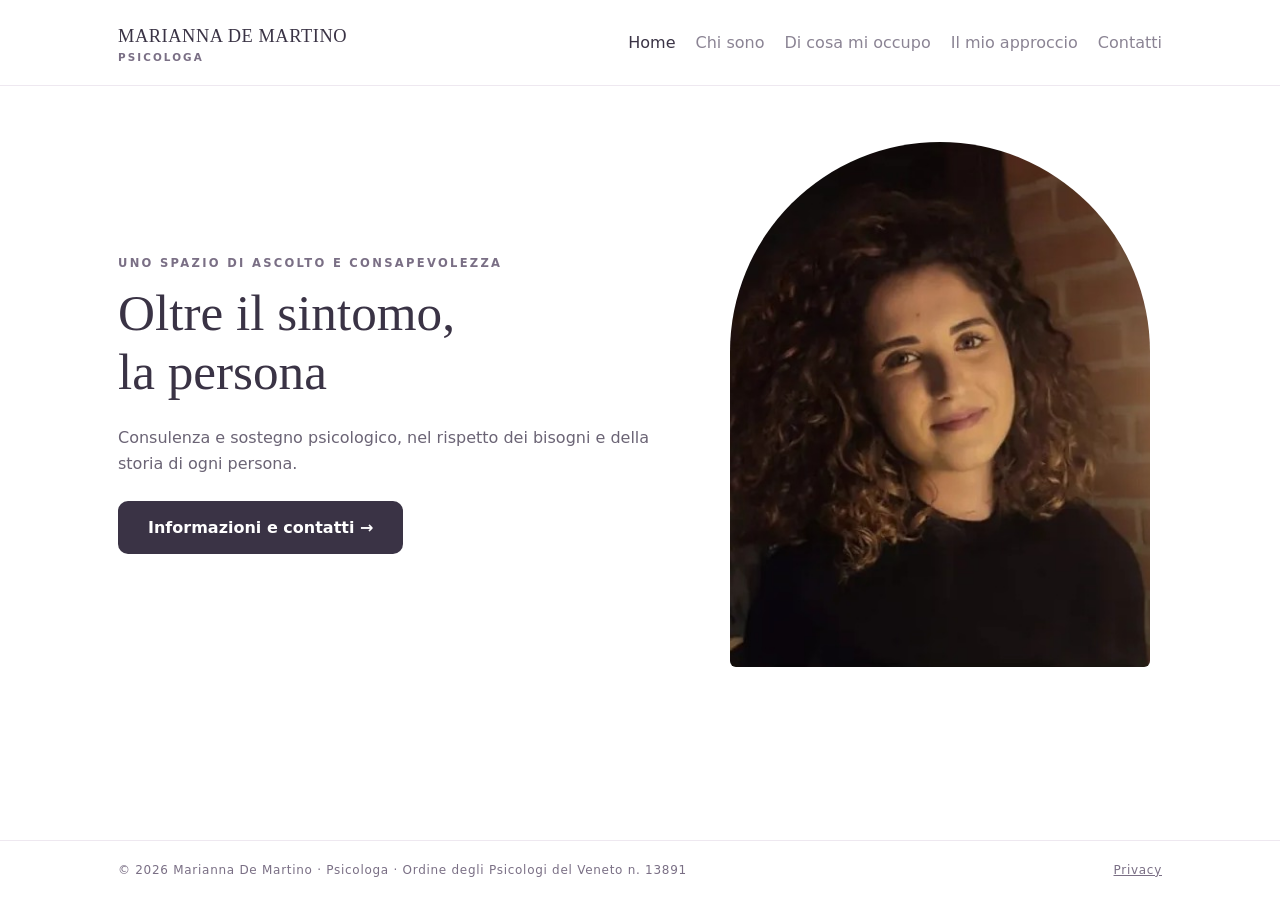
<file: index.html>
<!doctype html><html lang="it"><head><meta charset="utf-8"><meta name="viewport" content="width=device-width,initial-scale=1"><title>Home · Marianna De Martino, Psicologa a Padova</title><meta name="description" content="Marianna De Martino, psicologa a Padova. Consulenza e sostegno psicologico per preadolescenti, adolescenti e giovani adulti, in presenza e online."><link rel="stylesheet" href="style.css"></head><body><header><div class="w"><a class="logo" href="index.html">Marianna De Martino<small>PSICOLOGA</small></a><nav><a href="index.html" class=on>Home</a><a href="chi-sono.html">Chi sono</a><a href="di-cosa-mi-occupo.html">Di cosa mi occupo</a><a href="il-mio-approccio.html">Il mio approccio</a><a href="contatti.html">Contatti</a></nav></div></header><main><div class="w"><div class="g"><div><p class="k">Uno spazio di ascolto e consapevolezza</p><h1>Oltre il sintomo,<br>la persona</h1><p>Consulenza e sostegno psicologico, nel rispetto dei bisogni e della storia di ogni persona.</p><a class="btn" href="contatti.html">Informazioni e contatti →</a></div><img class="arch" src="marianna.jpg" alt="Marianna De Martino, psicologa"></div></div></main><footer><div class="w"><span>© 2026 Marianna De Martino · Psicologa · Ordine degli Psicologi del Veneto n. 13891</span><a href="privacy.html">Privacy</a></div></footer></body></html>
</file>
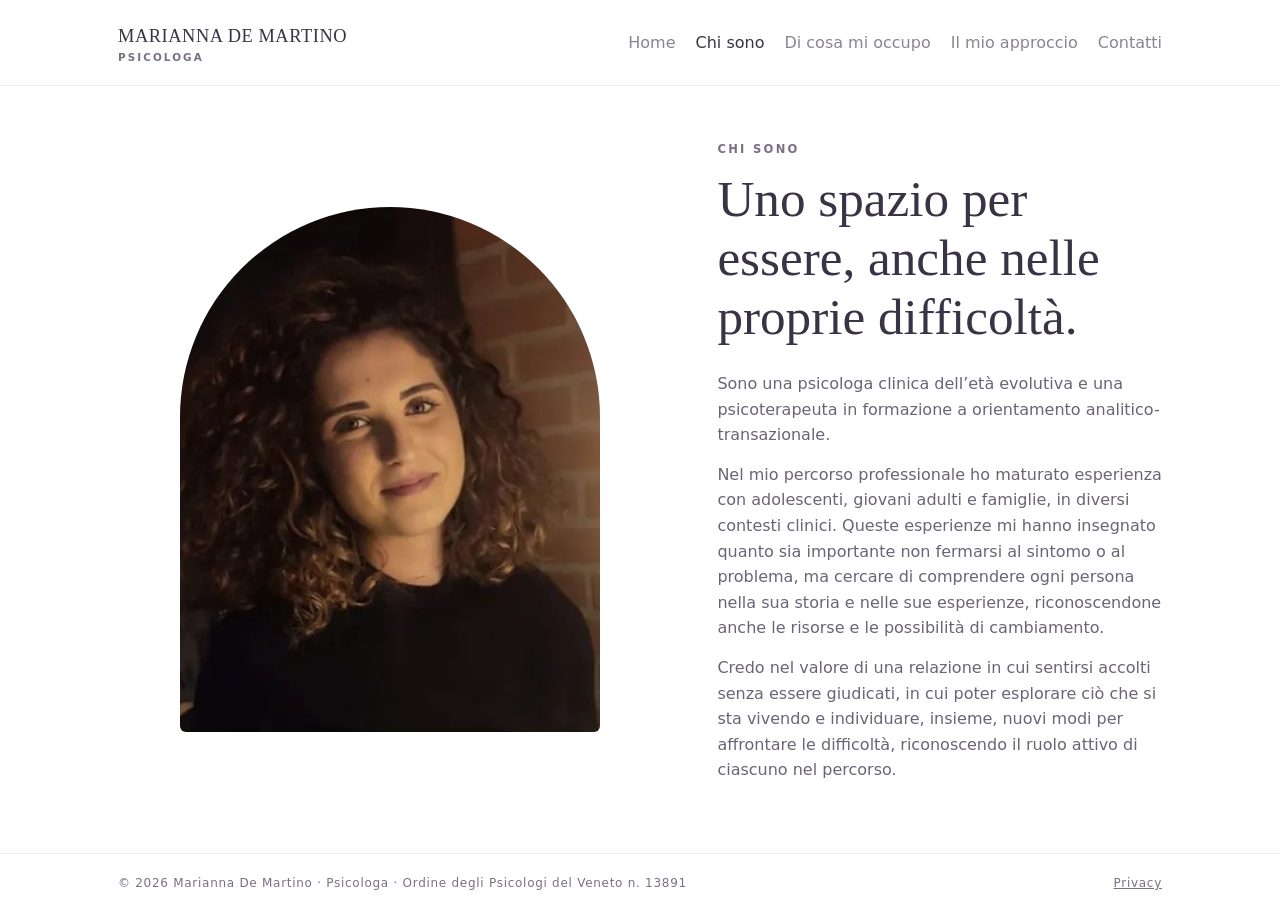
<file: chi-sono.html>
<!doctype html><html lang="it"><head><meta charset="utf-8"><meta name="viewport" content="width=device-width,initial-scale=1"><title>Chi sono · Marianna De Martino, Psicologa a Padova</title><meta name="description" content="Marianna De Martino, psicologa a Padova. Consulenza e sostegno psicologico per preadolescenti, adolescenti e giovani adulti, in presenza e online."><link rel="stylesheet" href="style.css"></head><body><header><div class="w"><a class="logo" href="index.html">Marianna De Martino<small>PSICOLOGA</small></a><nav><a href="index.html">Home</a><a href="chi-sono.html" class=on>Chi sono</a><a href="di-cosa-mi-occupo.html">Di cosa mi occupo</a><a href="il-mio-approccio.html">Il mio approccio</a><a href="contatti.html">Contatti</a></nav></div></header><main><div class="w"><div class="g"><img class="arch" src="marianna.jpg" alt="Marianna De Martino"><div><p class="k">Chi sono</p><h1>Uno spazio per essere, anche nelle proprie difficoltà.</h1><p>Sono una psicologa clinica dell’età evolutiva e una psicoterapeuta in formazione a orientamento analitico-transazionale.</p><p>Nel mio percorso professionale ho maturato esperienza con adolescenti, giovani adulti e famiglie, in diversi contesti clinici. Queste esperienze mi hanno insegnato quanto sia importante non fermarsi al sintomo o al problema, ma cercare di comprendere ogni persona nella sua storia e nelle sue esperienze, riconoscendone anche le risorse e le possibilità di cambiamento.</p><p>Credo nel valore di una relazione in cui sentirsi accolti senza essere giudicati, in cui poter esplorare ciò che si sta vivendo e individuare, insieme, nuovi modi per affrontare le difficoltà, riconoscendo il ruolo attivo di ciascuno nel percorso.</p></div></div></div></main><footer><div class="w"><span>© 2026 Marianna De Martino · Psicologa · Ordine degli Psicologi del Veneto n. 13891</span><a href="privacy.html">Privacy</a></div></footer></body></html>
</file>
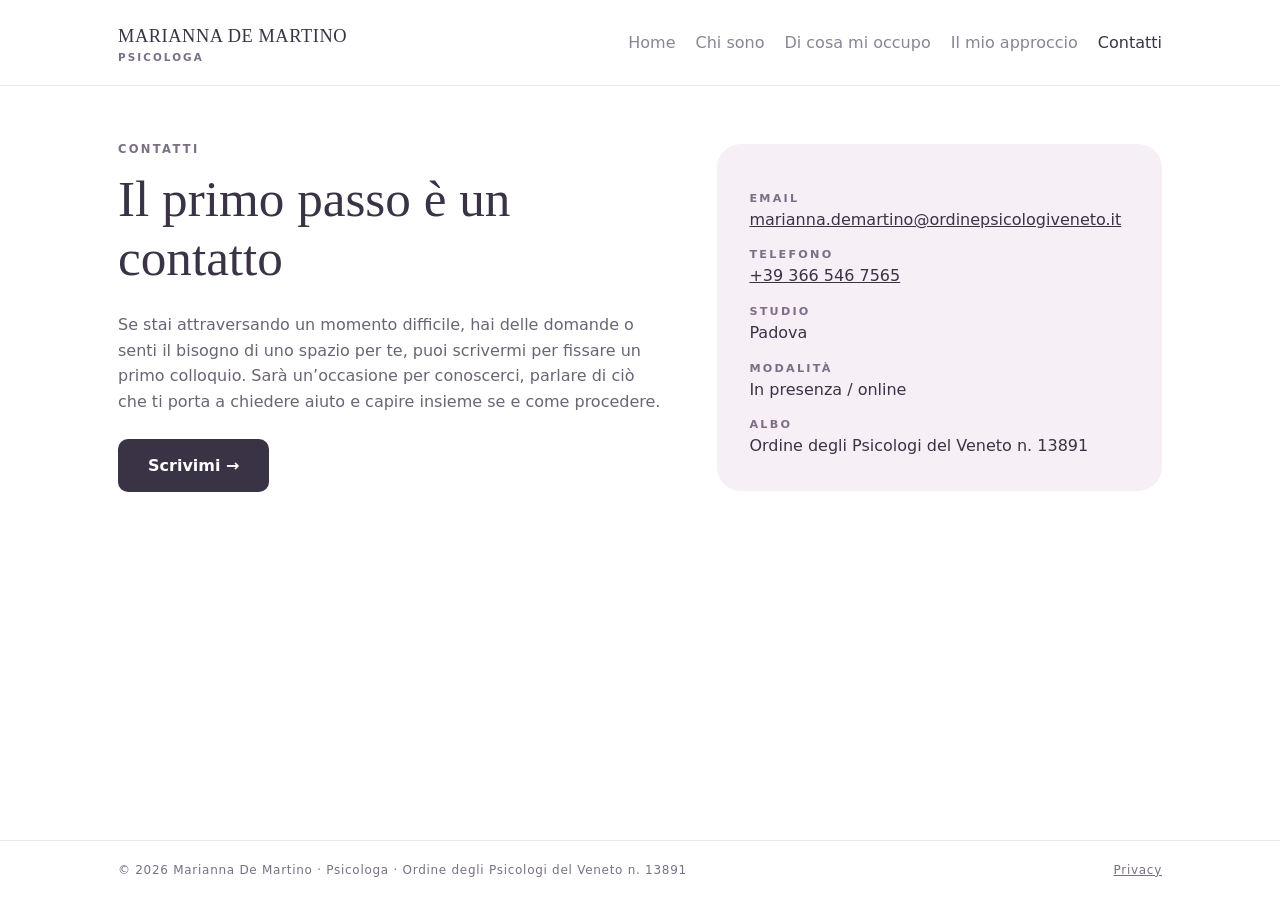
<file: contatti.html>
<!doctype html><html lang="it"><head><meta charset="utf-8"><meta name="viewport" content="width=device-width,initial-scale=1"><title>Contatti · Marianna De Martino, Psicologa a Padova</title><meta name="description" content="Marianna De Martino, psicologa a Padova. Consulenza e sostegno psicologico per preadolescenti, adolescenti e giovani adulti, in presenza e online."><link rel="stylesheet" href="style.css"></head><body><header><div class="w"><a class="logo" href="index.html">Marianna De Martino<small>PSICOLOGA</small></a><nav><a href="index.html">Home</a><a href="chi-sono.html">Chi sono</a><a href="di-cosa-mi-occupo.html">Di cosa mi occupo</a><a href="il-mio-approccio.html">Il mio approccio</a><a href="contatti.html" class=on>Contatti</a></nav></div></header><main><div class="w"><div class="g"><div><p class="k">Contatti</p><h1>Il primo passo è un contatto</h1><p>Se stai attraversando un momento difficile, hai delle domande o senti il bisogno di uno spazio per te, puoi scrivermi per fissare un primo colloquio. Sarà un’occasione per conoscerci, parlare di ciò che ti porta a chiedere aiuto e capire insieme se e come procedere.</p><a class="btn" href="mailto:marianna.demartino@ordinepsicologiveneto.it">Scrivimi →</a></div><dl class="card"><dt>Email</dt><dd><a href="mailto:marianna.demartino@ordinepsicologiveneto.it">marianna.demartino@ordinepsicologiveneto.it</a></dd><dt>Telefono</dt><dd><a href="tel:+393665467565">+39 366 546 7565</a></dd><dt>Studio</dt><dd>Padova</dd><dt>Modalità</dt><dd>In presenza / online</dd><dt>Albo</dt><dd>Ordine degli Psicologi del Veneto n. 13891</dd></dl></div></div></main><footer><div class="w"><span>© 2026 Marianna De Martino · Psicologa · Ordine degli Psicologi del Veneto n. 13891</span><a href="privacy.html">Privacy</a></div></footer></body></html>
</file>
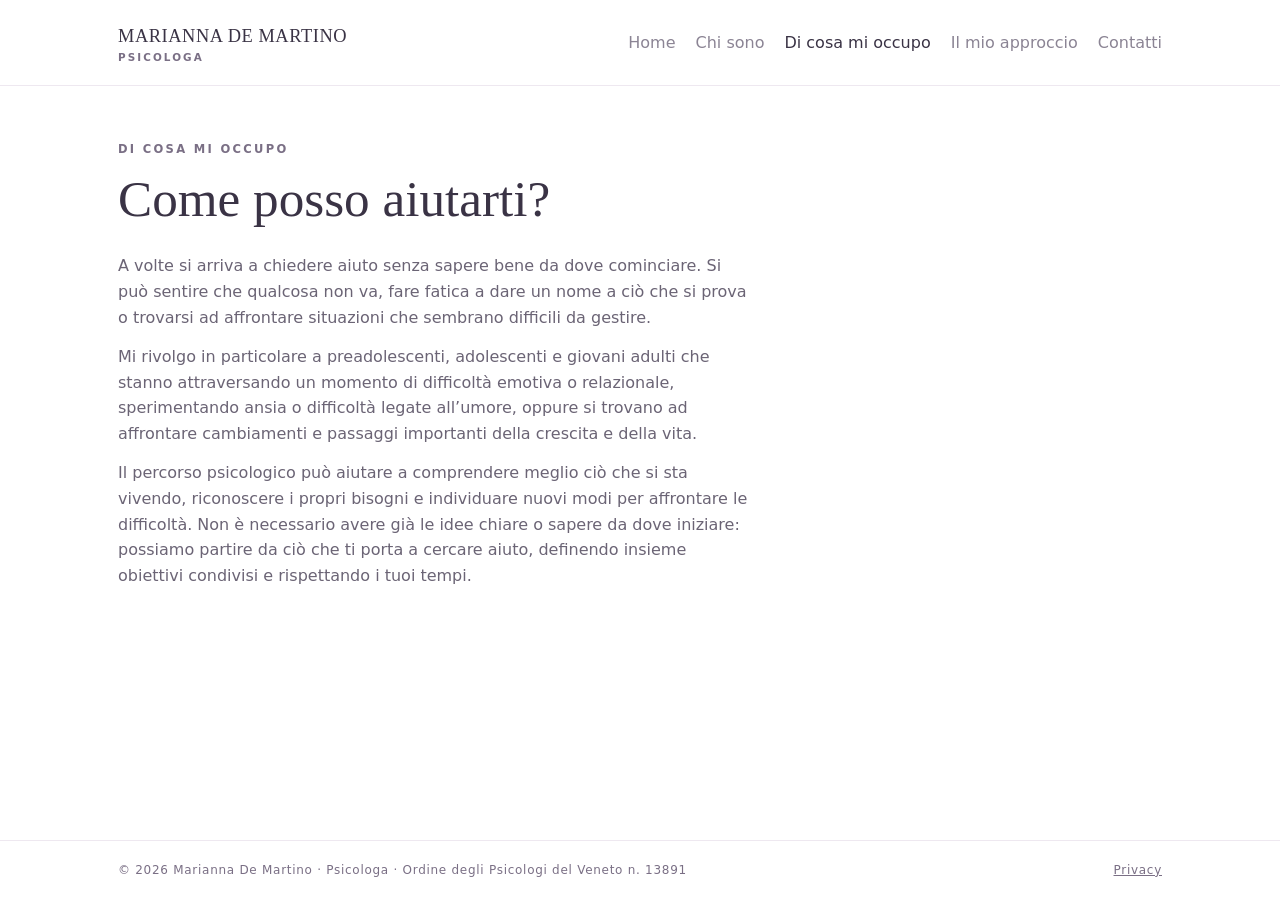
<file: di-cosa-mi-occupo.html>
<!doctype html><html lang="it"><head><meta charset="utf-8"><meta name="viewport" content="width=device-width,initial-scale=1"><title>Di cosa mi occupo · Marianna De Martino, Psicologa a Padova</title><meta name="description" content="Marianna De Martino, psicologa a Padova. Consulenza e sostegno psicologico per preadolescenti, adolescenti e giovani adulti, in presenza e online."><link rel="stylesheet" href="style.css"></head><body><header><div class="w"><a class="logo" href="index.html">Marianna De Martino<small>PSICOLOGA</small></a><nav><a href="index.html">Home</a><a href="chi-sono.html">Chi sono</a><a href="di-cosa-mi-occupo.html" class=on>Di cosa mi occupo</a><a href="il-mio-approccio.html">Il mio approccio</a><a href="contatti.html">Contatti</a></nav></div></header><main><div class="w"><p class="k">Di cosa mi occupo</p><h1>Come posso aiutarti?</h1><p>A volte si arriva a chiedere aiuto senza sapere bene da dove cominciare. Si può sentire che qualcosa non va, fare fatica a dare un nome a ciò che si prova o trovarsi ad affrontare situazioni che sembrano difficili da gestire.</p><p>Mi rivolgo in particolare a preadolescenti, adolescenti e giovani adulti che stanno attraversando un momento di difficoltà emotiva o relazionale, sperimentando ansia o difficoltà legate all’umore, oppure si trovano ad affrontare cambiamenti e passaggi importanti della crescita e della vita.</p><p>Il percorso psicologico può aiutare a comprendere meglio ciò che si sta vivendo, riconoscere i propri bisogni e individuare nuovi modi per affrontare le difficoltà. Non è necessario avere già le idee chiare o sapere da dove iniziare: possiamo partire da ciò che ti porta a cercare aiuto, definendo insieme obiettivi condivisi e rispettando i tuoi tempi.</p></div></main><footer><div class="w"><span>© 2026 Marianna De Martino · Psicologa · Ordine degli Psicologi del Veneto n. 13891</span><a href="privacy.html">Privacy</a></div></footer></body></html>
</file>
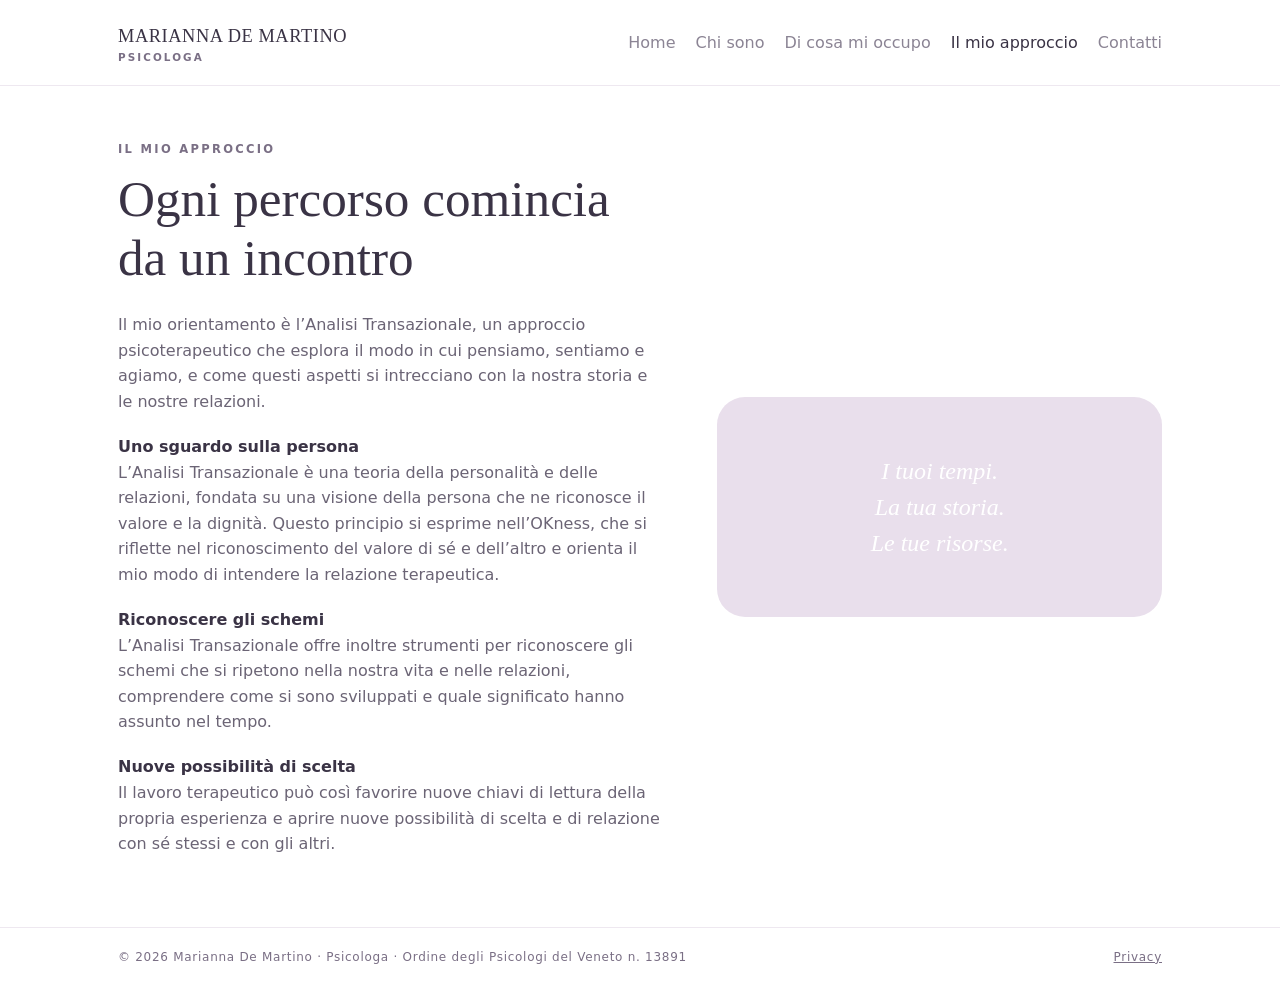
<file: il-mio-approccio.html>
<!doctype html><html lang="it"><head><meta charset="utf-8"><meta name="viewport" content="width=device-width,initial-scale=1"><title>Il mio approccio · Marianna De Martino, Psicologa a Padova</title><meta name="description" content="Marianna De Martino, psicologa a Padova. Consulenza e sostegno psicologico per preadolescenti, adolescenti e giovani adulti, in presenza e online."><link rel="stylesheet" href="style.css"></head><body><header><div class="w"><a class="logo" href="index.html">Marianna De Martino<small>PSICOLOGA</small></a><nav><a href="index.html">Home</a><a href="chi-sono.html">Chi sono</a><a href="di-cosa-mi-occupo.html">Di cosa mi occupo</a><a href="il-mio-approccio.html" class=on>Il mio approccio</a><a href="contatti.html">Contatti</a></nav></div></header><main><div class="w"><div class="g"><div><p class="k">Il mio approccio</p><h1>Ogni percorso comincia da un incontro</h1><p>Il mio orientamento è l’Analisi Transazionale, un approccio psicoterapeutico che esplora il modo in cui pensiamo, sentiamo e agiamo, e come questi aspetti si intrecciano con la nostra storia e le nostre relazioni.</p><h2>Uno sguardo sulla persona</h2><p>L’Analisi Transazionale è una teoria della personalità e delle relazioni, fondata su una visione della persona che ne riconosce il valore e la dignità. Questo principio si esprime nell’OKness, che si riflette nel riconoscimento del valore di sé e dell’altro e orienta il mio modo di intendere la relazione terapeutica.</p><h2>Riconoscere gli schemi</h2><p>L’Analisi Transazionale offre inoltre strumenti per riconoscere gli schemi che si ripetono nella nostra vita e nelle relazioni, comprendere come si sono sviluppati e quale significato hanno assunto nel tempo.</p><h2>Nuove possibilità di scelta</h2><p>Il lavoro terapeutico può così favorire nuove chiavi di lettura della propria esperienza e aprire nuove possibilità di scelta e di relazione con sé stessi e con gli altri.</p></div><div class="q">I tuoi tempi.<br>La tua storia.<br>Le tue risorse.</div></div></div></main><footer><div class="w"><span>© 2026 Marianna De Martino · Psicologa · Ordine degli Psicologi del Veneto n. 13891</span><a href="privacy.html">Privacy</a></div></footer></body></html>
</file>
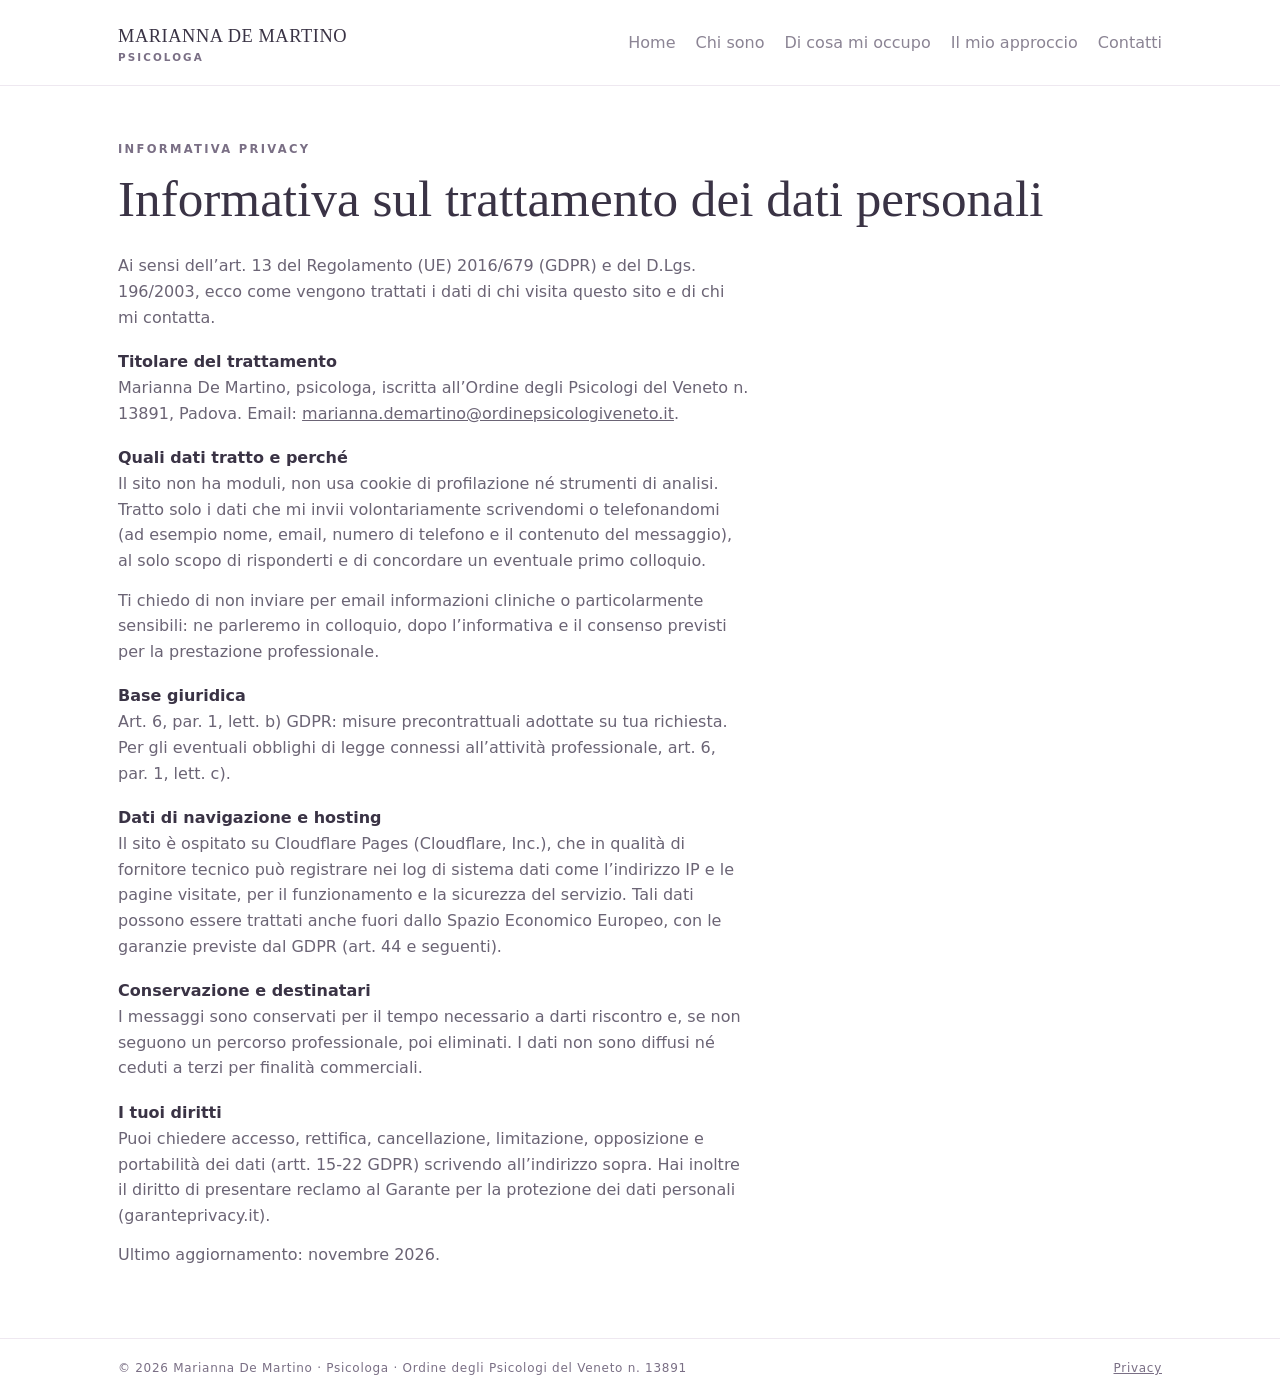
<file: privacy.html>
<!doctype html><html lang="it"><head><meta charset="utf-8"><meta name="viewport" content="width=device-width,initial-scale=1"><title>Privacy · Marianna De Martino, Psicologa a Padova</title><meta name="description" content="Marianna De Martino, psicologa a Padova. Consulenza e sostegno psicologico per preadolescenti, adolescenti e giovani adulti, in presenza e online."><link rel="stylesheet" href="style.css"></head><body><header><div class="w"><a class="logo" href="index.html">Marianna De Martino<small>PSICOLOGA</small></a><nav><a href="index.html">Home</a><a href="chi-sono.html">Chi sono</a><a href="di-cosa-mi-occupo.html">Di cosa mi occupo</a><a href="il-mio-approccio.html">Il mio approccio</a><a href="contatti.html">Contatti</a></nav></div></header><main><div class="w"><p class="k">Informativa privacy</p><h1>Informativa sul trattamento dei dati personali</h1><p>Ai sensi dell’art. 13 del Regolamento (UE) 2016/679 (GDPR) e del D.Lgs. 196/2003, ecco come vengono trattati i dati di chi visita questo sito e di chi mi contatta.</p><h2>Titolare del trattamento</h2><p>Marianna De Martino, psicologa, iscritta all’Ordine degli Psicologi del Veneto n. 13891, Padova. Email: <a href="mailto:marianna.demartino@ordinepsicologiveneto.it">marianna.demartino@ordinepsicologiveneto.it</a>.</p><h2>Quali dati tratto e perché</h2><p>Il sito non ha moduli, non usa cookie di profilazione né strumenti di analisi. Tratto solo i dati che mi invii volontariamente scrivendomi o telefonandomi (ad esempio nome, email, numero di telefono e il contenuto del messaggio), al solo scopo di risponderti e di concordare un eventuale primo colloquio.</p><p>Ti chiedo di non inviare per email informazioni cliniche o particolarmente sensibili: ne parleremo in colloquio, dopo l’informativa e il consenso previsti per la prestazione professionale.</p><h2>Base giuridica</h2><p>Art. 6, par. 1, lett. b) GDPR: misure precontrattuali adottate su tua richiesta. Per gli eventuali obblighi di legge connessi all’attività professionale, art. 6, par. 1, lett. c).</p><h2>Dati di navigazione e hosting</h2><p>Il sito è ospitato su Cloudflare Pages (Cloudflare, Inc.), che in qualità di fornitore tecnico può registrare nei log di sistema dati come l’indirizzo IP e le pagine visitate, per il funzionamento e la sicurezza del servizio. Tali dati possono essere trattati anche fuori dallo Spazio Economico Europeo, con le garanzie previste dal GDPR (art. 44 e seguenti).</p><h2>Conservazione e destinatari</h2><p>I messaggi sono conservati per il tempo necessario a darti riscontro e, se non seguono un percorso professionale, poi eliminati. I dati non sono diffusi né ceduti a terzi per finalità commerciali.</p><h2>I tuoi diritti</h2><p>Puoi chiedere accesso, rettifica, cancellazione, limitazione, opposizione e portabilità dei dati (artt. 15-22 GDPR) scrivendo all’indirizzo sopra. Hai inoltre il diritto di presentare reclamo al Garante per la protezione dei dati personali (garanteprivacy.it).</p><p>Ultimo aggiornamento: novembre 2026.</p></div></main><footer><div class="w"><span>© 2026 Marianna De Martino · Psicologa · Ordine degli Psicologi del Veneto n. 13891</span><a href="privacy.html">Privacy</a></div></footer></body></html>
</file>
<file: style.css>
*{box-sizing:border-box;margin:0}body{font-family:system-ui,-apple-system,'Segoe UI',sans-serif;color:#6b6475;background:#fff;line-height:1.6;min-height:100vh;display:flex;flex-direction:column}
a{color:inherit}.w{max-width:1100px;margin:0 auto;padding:0 28px;width:100%}
header{border-bottom:1px solid #eee8f0}header .w{display:flex;justify-content:space-between;align-items:center;flex-wrap:wrap;gap:12px;padding:22px 28px}
.logo{font-family:Georgia,serif;color:#3a3345;text-decoration:none;font-size:1.15rem;letter-spacing:.03em;text-transform:uppercase}.logo small{display:block;font:600 .65rem system-ui;letter-spacing:.2em;color:#7a6f85}
nav a{margin-left:20px;text-decoration:none;color:#8b8494}nav a.on,nav a:hover{color:#3a3345}
main{flex:1;padding:56px 0}.k{font:600 .72rem system-ui;letter-spacing:.2em;text-transform:uppercase;color:#7a6f85;margin-bottom:14px}
h1{font-family:Georgia,serif;font-weight:400;color:#3a3345;font-size:clamp(2rem,4.5vw,3.2rem);line-height:1.15;margin-bottom:24px}h2{font:600 1rem system-ui;color:#3a3345;margin:22px 0 4px}
p{margin-bottom:14px;max-width:62ch}.g{display:grid;grid-template-columns:1.1fr .9fr;gap:56px;align-items:center}
.arch{width:100%;max-width:420px;aspect-ratio:4/5;object-fit:cover;border-radius:999px 999px 28px 28px;display:block;margin:0 auto}
.btn{display:inline-block;background:#3a3345;color:#fff;padding:14px 30px;border-radius:10px;text-decoration:none;font-weight:600;margin-top:10px}
.card{background:#f6eff6;border-radius:24px;padding:32px}.card dt{font:600 .7rem system-ui;letter-spacing:.2em;text-transform:uppercase;color:#7a6f85;margin-top:16px}.card dd{color:#3a3345;margin:2px 0 0;word-break:break-word}
.q{background:#e9dfec;border-radius:28px;padding:56px 32px;text-align:center;font:italic 1.5rem/1.5 Georgia,serif;color:#fff}
footer{border-top:1px solid #eee8f0;font-size:.75rem;letter-spacing:.06em;color:#7a6f85}footer .w{padding:20px 28px;display:flex;justify-content:space-between;flex-wrap:wrap;gap:8px}
@media(max-width:800px){.g{grid-template-columns:1fr;gap:32px}nav a{margin:0 14px 0 0}}
</file>
